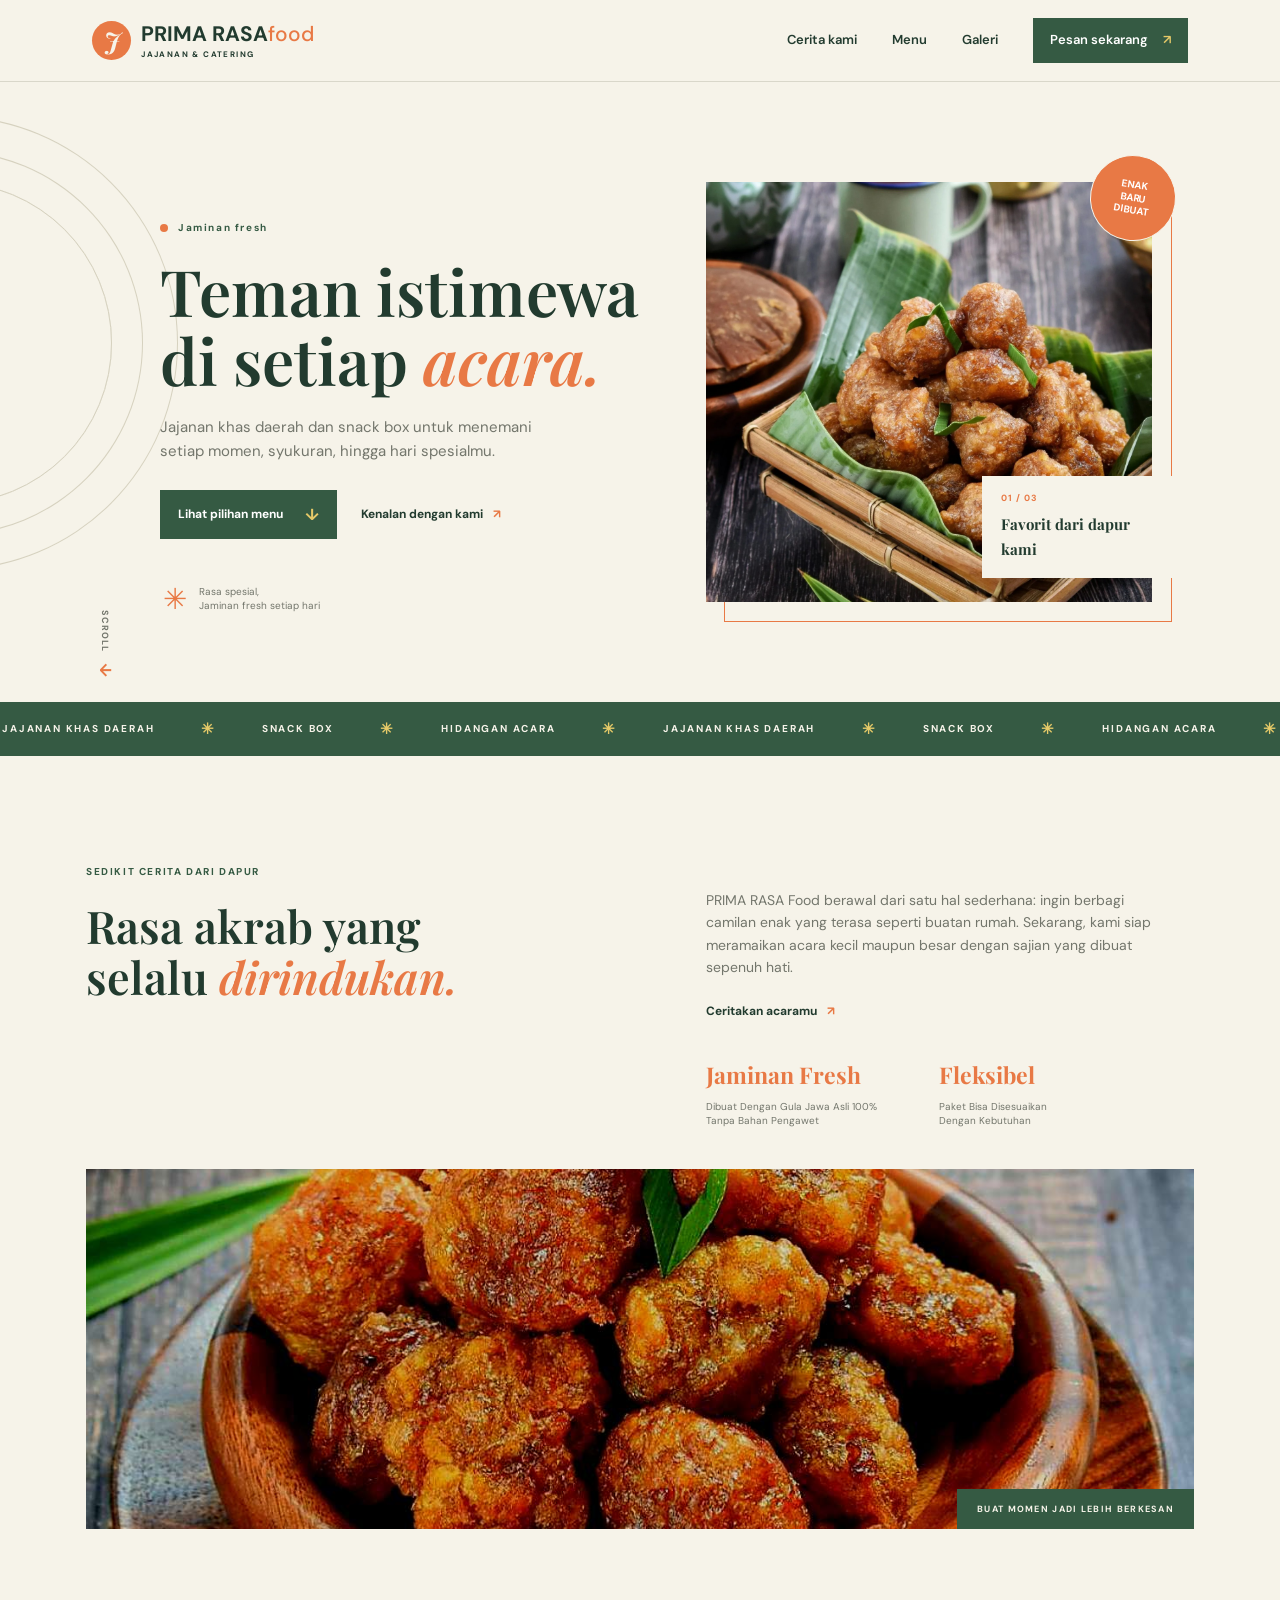
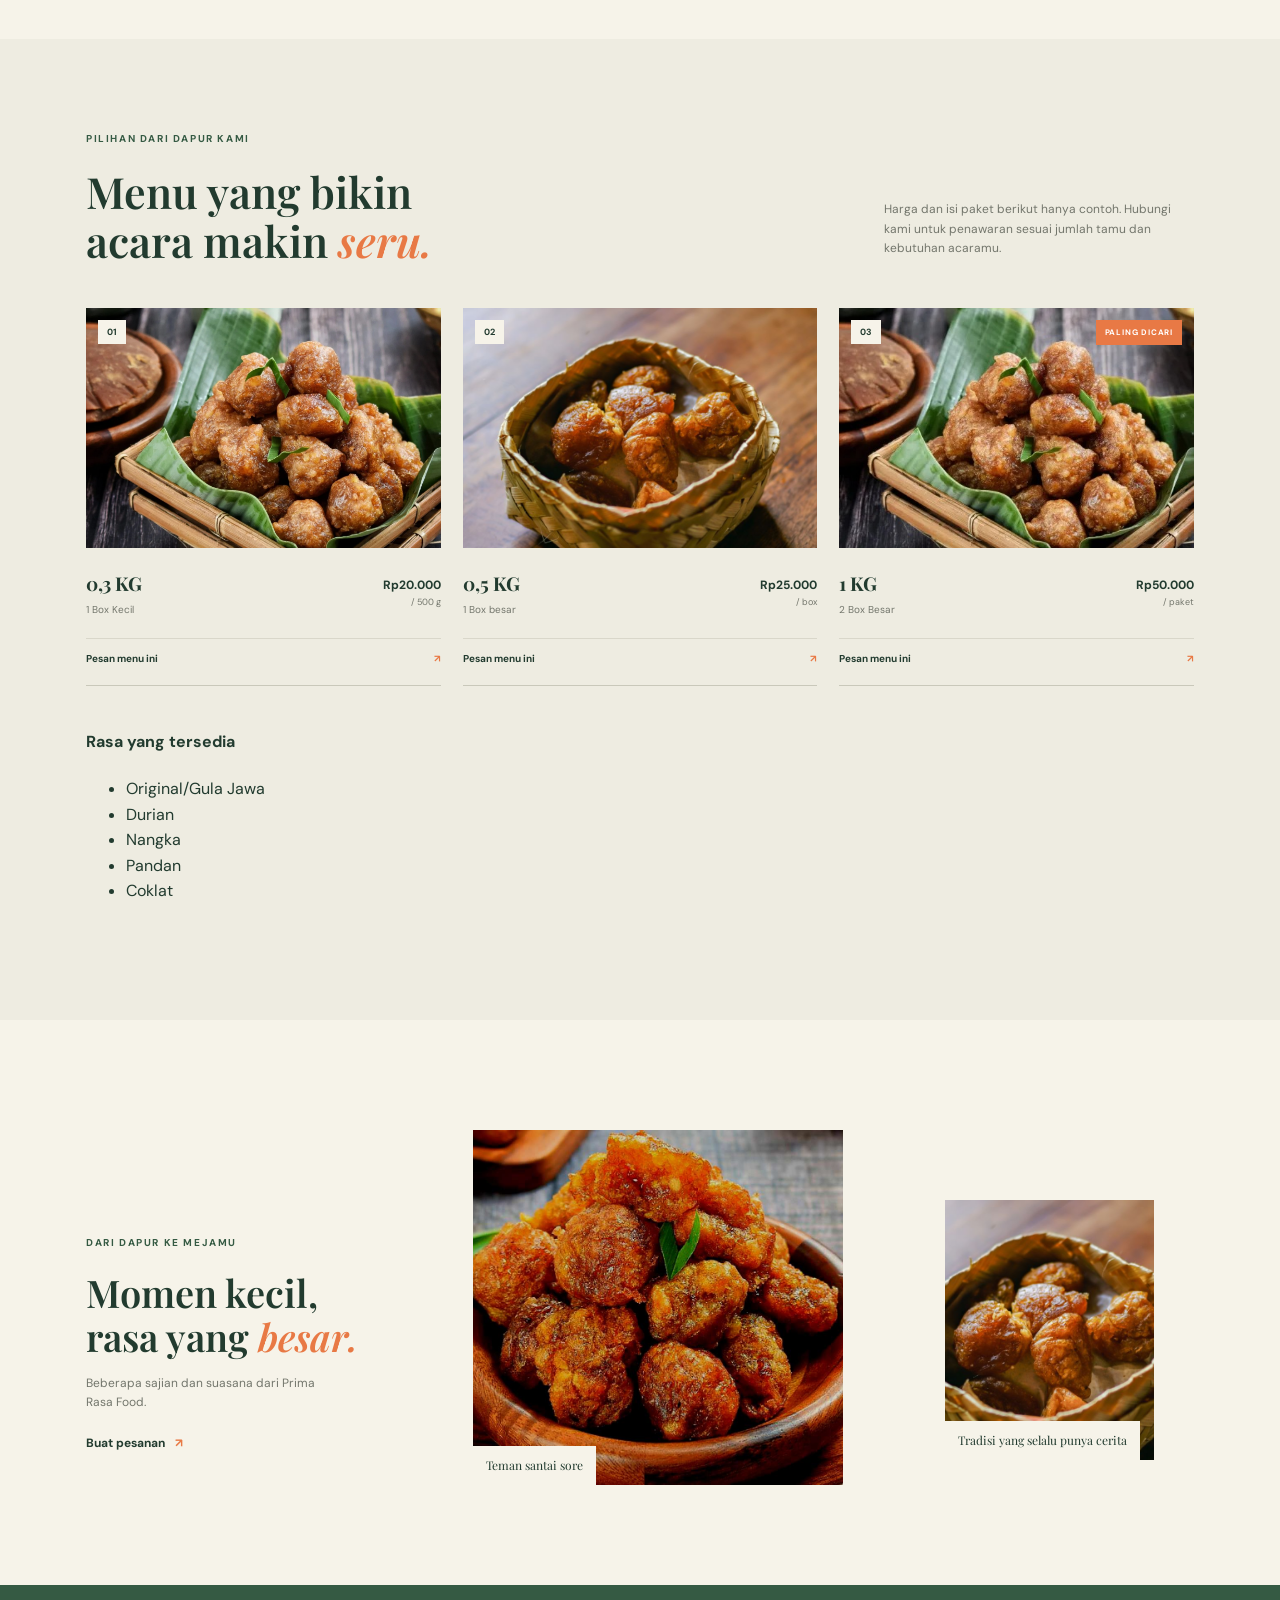
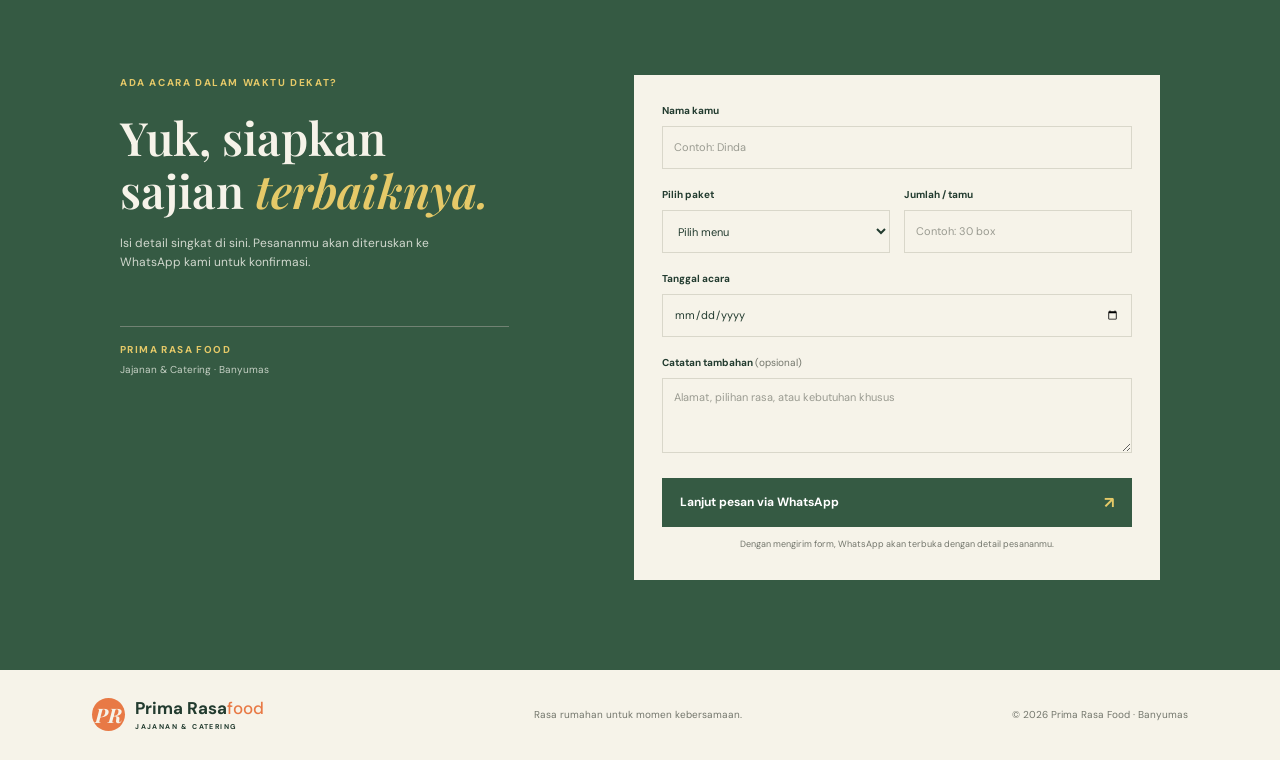
<file: index.html>
<!DOCTYPE html>
<html lang="id">
<head>
  <meta charset="UTF-8">
  <meta name="viewport" content="width=device-width, initial-scale=1.0">
  <meta name="theme-color" content="#f6f3e9">
  <meta name="description" content="PRIMA RASA menyediakan jajanan khas daerah, snack box, dan cocok untuk hidangan setiap momen.">
  <title>PRIMA RASA — Sajian yang Bikin Kumpul Makin Hangat</title>
  <link rel="preconnect" href="https://fonts.googleapis.com">
  <link rel="preconnect" href="https://fonts.gstatic.com" crossorigin>
  <link href="https://fonts.googleapis.com/css2?family=DM+Sans:wght@400;500;600;700&family=Playfair+Display:wght@600;700&display=swap" rel="stylesheet">
  <link rel="stylesheet" href="css/style.css">
</head>
<body>
  <header class="site-header">
    <a class="brand" href="#beranda" aria-label="PRIMA RASA, beranda">
      <span class="brand-mark">J</span>
      <span>PRIMA RASA<span class="brand-light">food</span><small>JAJANAN &amp; CATERING</small></span>
    </a>
    <nav aria-label="Navigasi utama">
      <a href="#cerita">Cerita kami</a>
      <a href="#menu">Menu</a>
      <a href="#galeri">Galeri</a>
      <a class="nav-order" href="#pesan">Pesan sekarang <span aria-hidden="true">↗</span></a>
    </nav>
  </header>

  <main>
    <section class="hero" id="beranda">
      <div class="hero-copy">
        <p class="eyebrow"><span></span> Jaminan fresh</p>
        <h1>Teman istimewa<br>di setiap <em>acara.</em></h1>
        <p class="hero-intro">Jajanan khas daerah dan snack box untuk menemani setiap momen, syukuran, hingga hari spesialmu.</p>
        <div class="hero-actions">
          <a class="button button-dark" href="#menu">Lihat pilihan menu <span aria-hidden="true">↓</span></a>
          <a class="text-link" href="#cerita">Kenalan dengan kami <span aria-hidden="true">↗</span></a>
        </div>
        <div class="hero-note"><span class="note-star">✳</span><span>Rasa spesial,<br>Jaminan fresh setiap hari</span></div>
      </div>
      <div class="hero-visual">
        <img src="img/WhatsApp Image 2026-11-12 at 15.38.23 (1).jpeg" alt="Getuk goreng hangat tersaji di atas alas daun pisang">
        <div class="photo-tag"><span>01 / 03</span><strong>Favorit dari dapur kami</strong></div>
        <span class="hero-stamp" aria-hidden="true">ENAK<br>BARU<br>DIBUAT</span>
      </div>
      <a class="scroll-cue" href="#cerita" aria-label="Gulir ke bagian cerita">SCROLL <span>↓</span></a>
    </section>

    <div class="ticker" aria-label="Layanan PRIMA RASA">
      <div class="ticker-track"><span>JAJANAN KHAS DAERAH</span><b>✳</b><span>SNACK BOX</span><b>✳</b><span>HIDANGAN ACARA</span><b>✳</b><span>JAJANAN KHAS DAERAH</span><b>✳</b><span>SNACK BOX</span><b>✳</b><span>HIDANGAN ACARA</span><b>✳</b></div>
    </div>

    <section class="story section-wrap" id="cerita">
      <div class="story-heading">
        <p class="eyebrow">SEDIKIT CERITA DARI DAPUR</p>
        <h2>Rasa akrab yang<br>selalu <em>dirindukan.</em></h2>
      </div>
      <div class="story-body">
        <p>PRIMA RASA Food berawal dari satu hal sederhana: ingin berbagi camilan enak yang terasa seperti buatan rumah. Sekarang, kami siap meramaikan acara kecil maupun besar dengan sajian yang dibuat sepenuh hati.</p>
        <a class="text-link" href="#pesan">Ceritakan acaramu <span aria-hidden="true">↗</span></a>
        <div class="story-stats">
          <div><strong>Jaminan Fresh</strong><span>Dibuat Dengan Gula Jawa Asli 100%<br>Tanpa Bahan Pengawet</span></div>
          <div><strong>Fleksibel</strong><span>Paket Bisa Disesuaikan<br>Dengan Kebutuhan</span></div>
        </div>
      </div>
      <div class="story-image"><img src="img/21f2411871cc16ea65d41cc9f6f10379.jpg" alt="Aneka getuk goreng siap disajikan"><span>BUAT MOMEN JADI LEBIH BERKESAN</span></div>
    </section>

    <section class="menu-section" id="menu">
      <div class="section-wrap">
        <div class="section-heading">
          <div><p class="eyebrow">PILIHAN DARI DAPUR KAMI</p><h2>Menu yang bikin<br>acara makin <em>seru.</em></h2></div>
          <p>Harga dan isi paket berikut hanya contoh. Hubungi kami untuk penawaran sesuai jumlah tamu dan kebutuhan acaramu.</p>
        </div>
        <div class="menu-grid">
          <article class="menu-card">
            <div class="menu-image"><img src="img/WhatsApp Image 2026-11-12 at 15.38.23 (1).jpeg" alt="Getuk goreng original buatan Jhonn Food"><span class="menu-number">01</span></div>
            <div class="menu-info"><div><h3>0,3 KG</h3><p>1 Box Kecil</p></div><strong>Rp20.000 <small>/ 500 g</small></strong></div>
            <a href="#pesan" class="menu-link" data-menu="Getuk Goreng">Pesan menu ini <span aria-hidden="true">↗</span></a>
          </article>
          <article class="menu-card">
            <div class="menu-image"><img src="img/WhatsApp Image 2026-11-12 at 15.38.23 (3).jpeg" alt="Getuk goreng dalam kemasan sajian"><span class="menu-number">02</span></div>
            <div class="menu-info"><div><h3>0,5 KG</h3><p>1 Box besar</p></div><strong>Rp25.000 <small>/ box</small></strong></div>
            <a href="#pesan" class="menu-link" data-menu="Snack Box Acara">Pesan menu ini <span aria-hidden="true">↗</span></a>
          </article>
          <article class="menu-card menu-featured">
            <div class="menu-image"><img src="img/WhatsApp Image 2026-11-12 at 15.38.23 (2).jpeg" alt="Paket jajanan tradisional untuk acara"><span class="menu-number">03</span><span class="popular-tag">PALING DICARI</span></div>
            <div class="menu-info"><div><h3>1 KG</h3><p>2 Box Besar</p></div><strong>Rp50.000 <small>/ paket</small></strong></div>
            <a href="#pesan" class="menu-link" data-menu="Paket Rame-Rame">Pesan menu ini <span aria-hidden="true">↗</span></a>
          </article>
          <div class="flavor-list">
            <h4>Rasa yang tersedia</h4>
            <ul>
              <li>Original/Gula Jawa</li>
              <li>Durian</li>
              <li>Nangka</li>
              <li>Pandan</li>
              <li>Coklat</li>
           </ul>
</div>
        </div>
      </div>
    </section>

    <section class="gallery section-wrap" id="galeri">
      <div class="gallery-title"><p class="eyebrow">DARI DAPUR KE MEJAMU</p><h2>Momen kecil,<br>rasa yang <em>besar.</em></h2><p>Beberapa sajian dan suasana dari Prima Rasa Food.</p><a class="text-link" href="#pesan">Buat pesanan <span aria-hidden="true">↗</span></a></div>
      <figure class="gallery-photo gallery-main"><img src="img/21f2411871cc16ea65d41cc9f6f10379.jpg" alt="Sajian getuk goreng dengan teh hangat"><figcaption>Teman santai sore</figcaption></figure>
      <figure class="gallery-photo gallery-side"><img src="img/WhatsApp Image 2026-11-12 at 15.38.23 (3).jpeg" alt="Camilan tradisional dalam besek"><figcaption>Tradisi yang selalu punya cerita</figcaption></figure>
    </section>

    <section class="order-section" id="pesan">
      <div class="order-copy"><p class="eyebrow">ADA ACARA DALAM WAKTU DEKAT?</p><h2>Yuk, siapkan<br>sajian <em>terbaiknya.</em></h2><p>Isi detail singkat di sini. Pesananmu akan diteruskan ke WhatsApp kami untuk konfirmasi.</p><div class="order-contact"><span>PRIMA RASA FOOD</span><span>Jajanan &amp; Catering · Banyumas</span></div></div>
      <form class="order-form" id="order-form">
        <label for="customer-name">Nama kamu</label>
        <input id="customer-name" name="nama" type="text" placeholder="Contoh: Dinda" required>
        <div class="form-row">
          <div><label for="package">Pilih paket</label><select id="package" name="paket" required><option value="" disabled selected>Pilih menu</option><option>Getuk Goreng</option><option>Snack Box Acara</option><option>Paket Rame-Rame</option><option>Paket custom / lainnya</option></select></div>
          <div><label for="quantity">Jumlah / tamu</label><input id="quantity" name="jumlah" type="text" placeholder="Contoh: 30 box" required></div>
        </div>
        <label for="event-date">Tanggal acara</label>
        <input id="event-date" name="tanggal" type="date">
        <label for="order-notes">Catatan tambahan <span>(opsional)</span></label>
        <textarea id="order-notes" name="catatan" rows="3" placeholder="Alamat, pilihan rasa, atau kebutuhan khusus"></textarea>
        <button class="button button-dark submit-button" type="submit">Lanjut pesan via WhatsApp <span aria-hidden="true">↗</span></button>
        <p class="form-note">Dengan mengirim form, WhatsApp akan terbuka dengan detail pesananmu.</p>
      </form>
    </section>
  </main>

  <footer class="site-footer">
    <a class="brand footer-brand" href="#beranda"><span class="brand-mark">PR</span><span>Prima Rasa<span class="brand-light">food</span><small>JAJANAN &amp; CATERING</small></span></a>
    <p>Rasa rumahan untuk momen kebersamaan.</p>
    <span>© 2026 Prima Rasa Food · Banyumas</span>
  </footer>

  <script>
    const orderForm = document.querySelector("#order-form");
    const packageSelect = document.querySelector("#package");

    document.querySelectorAll("[data-menu]").forEach((link) => {
      link.addEventListener("click", () => {
        packageSelect.value = link.dataset.menu;
      });
    });

    orderForm.addEventListener("submit", (event) => {
      event.preventDefault();
      const formData = new FormData(orderForm);
      const message = [
        "Halo Prima Rasa Food, saya mau tanya/pesan:",
        `Nama: ${formData.get("nama")}`,
        `Paket: ${formData.get("paket")}`,
        `Jumlah: ${formData.get("jumlah")}`,
        formData.get("tanggal") ? `Tanggal acara: ${formData.get("tanggal")}` : "",
        formData.get("catatan") ? `Catatan: ${formData.get("catatan")}` : ""
      ].filter(Boolean).join("\n");
      window.open(`https://wa.me/6285168859326?text=${encodeURIComponent(message)}`, "_blank", "noopener,noreferrer");
    });
  </script>
</body>
</html>
</file>
<file: css/style.css>
:root {
    --paper: #f6f3e9;
    --ink: #223b2f;
    --green: #355a43;
    --orange: #e87945;
    --yellow: #e5c968;
    --muted: #73766c;
    --line: #d9d7ca;
    --serif: "Playfair Display", Georgia, serif;
    --sans: "DM Sans", sans-serif;
}

* { box-sizing: border-box; }
html { scroll-behavior: smooth; }
body { margin: 0; color: var(--ink); background: var(--paper); font-family: var(--sans); line-height: 1.6; }
img { display: block; width: 100%; height: 100%; object-fit: cover; }
a { color: inherit; text-decoration: none; }
button, input, select, textarea { font: inherit; }

.site-header { height: 82px; padding: 0 7.2%; display: flex; justify-content: space-between; align-items: center; border-bottom: 1px solid var(--line); }
.brand { display: inline-flex; align-items: center; gap: 10px; font-size: 21px; font-weight: 700; line-height: 1.05; letter-spacing: 0; }
.brand-mark { width: 39px; height: 39px; display: grid; place-items: center; border-radius: 50%; color: var(--paper); background: var(--orange); font-family: var(--serif); font-size: 24px; font-style: italic; }
.brand-light { color: var(--orange); font-weight: 500; }
.brand small { display: block; margin-top: 5px; font-size: 8px; font-weight: 700; letter-spacing: 1.4px; }
.site-header nav { display: flex; align-items: center; gap: 35px; font-size: 13px; font-weight: 600; }
.site-header nav > a:not(.nav-order):hover, .text-link:hover, .menu-link:hover { color: var(--orange); }
.nav-order { padding: 12px 17px; color: white; background: var(--green); }
.nav-order span { margin-left: 12px; color: var(--yellow); }

.hero { position: relative; min-height: 620px; padding: 70px 10% 75px 12.5%; display: grid; grid-template-columns: 1fr 0.9fr; align-items: center; gap: 5%; overflow: hidden; }
.hero::before { content: ""; position: absolute; width: 320px; height: 320px; left: -210px; top: 100px; border: 1px solid #c9c4ae; border-radius: 50%; box-shadow: 0 0 0 30px var(--paper), 0 0 0 31px #c9c4ae, 0 0 0 65px var(--paper), 0 0 0 66px #c9c4ae; opacity: .7; }
.hero-copy { position: relative; z-index: 1; padding-bottom: 20px; }
.eyebrow { margin: 0 0 20px; color: var(--green); font-size: 10px; font-weight: 700; letter-spacing: 1.6px; }
.hero .eyebrow { display: flex; align-items: center; gap: 10px; }
.hero .eyebrow span { width: 8px; height: 8px; border-radius: 50%; background: var(--orange); }
h1, h2, h3, p, figure { margin-top: 0; }
h1, h2 { font-family: var(--serif); font-weight: 600; letter-spacing: 0; }
h1 { margin-bottom: 21px; font-size: clamp(48px, 5vw, 70px); line-height: 1.08; }
h1 em, h2 em { color: var(--orange); font-weight: 600; }
.hero-intro { max-width: 400px; margin-bottom: 27px; color: var(--muted); font-size: 15px; }
.hero-actions { display: flex; align-items: center; gap: 24px; }
.button { min-height: 49px; padding: 0 18px; display: inline-flex; align-items: center; justify-content: space-between; gap: 22px; border: 0; cursor: pointer; font-size: 12px; font-weight: 700; }
.button-dark { color: white; background: var(--green); }
.button-dark:hover { background: #294733; }
.button span { color: var(--yellow); font-size: 16px; }
.text-link { font-size: 12px; font-weight: 700; }
.text-link span { margin-left: 7px; color: var(--orange); }
.hero-note { position: absolute; bottom: -60px; left: 3px; display: flex; align-items: center; gap: 12px; color: var(--muted); font-size: 10px; line-height: 1.4; }
.note-star { color: var(--orange); font-size: 29px; }
.hero-visual { position: relative; height: 420px; margin: 5px 0 0; }
.hero-visual::before { content: ""; position: absolute; z-index: 0; top: 18px; left: 18px; width: 100%; height: 100%; border: 1px solid var(--orange); }
.hero-visual > img { position: relative; z-index: 1; }
.photo-tag { position: absolute; z-index: 2; right: -25px; bottom: 24px; width: 195px; padding: 15px 19px; background: var(--paper); }
.photo-tag span { display: block; margin-bottom: 6px; color: var(--orange); font-size: 9px; font-weight: 700; letter-spacing: 1px; }
.photo-tag strong { font-family: var(--serif); font-size: 15px; }
.hero-stamp { position: absolute; z-index: 2; top: -27px; right: -24px; width: 86px; height: 86px; display: grid; place-content: center; border: 1px solid var(--paper); border-radius: 50%; color: white; background: var(--orange); font-size: 10px; font-weight: 700; line-height: 1.25; text-align: center; transform: rotate(9deg); }
.scroll-cue { position: absolute; bottom: 24px; left: 7.2%; color: var(--muted); font-size: 9px; font-weight: 700; letter-spacing: 1px; writing-mode: vertical-rl; }
.scroll-cue span { margin-top: 8px; color: var(--orange); font-size: 16px; }

.ticker { overflow: hidden; padding: 15px 0; color: var(--paper); background: var(--green); }
.ticker-track { min-width: max-content; display: flex; align-items: center; justify-content: space-around; gap: 42px; font-size: 10px; font-weight: 700; letter-spacing: 1.8px; }
.ticker b { color: var(--yellow); font-size: 15px; }
.section-wrap { max-width: 1180px; margin: auto; padding-right: 36px; padding-left: 36px; }
.story { padding-top: 108px; display: grid; grid-template-columns: 1fr 1fr; column-gap: 12%; row-gap: 40px; }
.story h2, .section-heading h2, .gallery h2, .order-copy h2 { margin-bottom: 0; font-size: 45px; line-height: 1.14; }
.story-body { padding-top: 25px; }
.story-body > p { max-width: 470px; margin-bottom: 18px; color: var(--muted); font-size: 14px; }
.story-stats { display: flex; gap: 62px; margin-top: 35px; }
.story-stats div { display: grid; gap: 6px; }
.story-stats strong { color: var(--orange); font-family: var(--serif); font-size: 23px; }
.story-stats span { color: var(--muted); font-size: 10px; line-height: 1.45; }
.story-image { position: relative; grid-column: 1 / -1; height: 360px; overflow: hidden; }
.story-image img { object-position: center 54%; }
.story-image span { position: absolute; right: 0; bottom: 0; padding: 13px 20px; color: var(--paper); background: var(--green); font-size: 9px; font-weight: 700; letter-spacing: 1.3px; }

.menu-section { margin-top: 110px; padding: 92px 0 100px; background: #eeece1; }
.section-heading { display: flex; align-items: end; justify-content: space-between; gap: 30px; margin-bottom: 43px; }
.section-heading h2 { font-size: 43px; }
.section-heading > p { max-width: 310px; margin-bottom: 7px; color: var(--muted); font-size: 12px; }
.menu-grid { display: grid; grid-template-columns: repeat(3, 1fr); gap: 22px; }
.menu-card { min-width: 0; padding-bottom: 18px; border-bottom: 1px solid #c9c8ba; }
.menu-image { position: relative; height: 240px; overflow: hidden; background: #ddd8c9; }
.menu-image img { transition: transform .45s ease; }
.menu-card:hover .menu-image img { transform: scale(1.04); }
.menu-number { position: absolute; top: 12px; left: 12px; padding: 5px 9px; color: var(--ink); background: var(--paper); font-size: 9px; font-weight: 700; }
.popular-tag { position: absolute; top: 12px; right: 12px; padding: 6px 9px; color: white; background: var(--orange); font-size: 8px; font-weight: 700; letter-spacing: .8px; }
.menu-info { min-height: 90px; display: flex; align-items: center; justify-content: space-between; gap: 12px; }
.menu-info h3 { margin-bottom: 4px; font-family: var(--serif); font-size: 19px; }
.menu-info p { margin: 0; color: var(--muted); font-size: 10px; }
.menu-info > strong { flex-shrink: 0; font-size: 12px; }
.menu-info small { display: block; color: var(--muted); font-size: 9px; font-weight: 400; text-align: right; }
.menu-link { display: flex; justify-content: space-between; padding-top: 12px; border-top: 1px solid var(--line); font-size: 10px; font-weight: 700; }
.menu-link span { color: var(--orange); }

.gallery { padding-top: 110px; padding-bottom: 100px; display: grid; grid-template-columns: .9fr 1.25fr .8fr; align-items: end; gap: 22px; }
.gallery-title { padding-bottom: 30px; }
.gallery-title h2 { margin-bottom: 16px; font-size: 38px; }
.gallery-title > p:not(.eyebrow) { max-width: 230px; color: var(--muted); font-size: 12px; }
.gallery-title .text-link { display: inline-block; margin-top: 10px; }
.gallery-photo { position: relative; margin-bottom: 0; }
.gallery-photo img { height: 100%; }
.gallery-main { height: 355px; }
.gallery-side { height: 260px; margin-bottom: 25px; }
.gallery-photo figcaption { position: absolute; bottom: 0; left: 0; padding: 10px 13px; color: var(--ink); background: var(--paper); font-family: var(--serif); font-size: 12px; }

.order-section { padding: 90px max(8%, calc((100% - 1040px) / 2)); display: grid; grid-template-columns: .85fr 1.15fr; gap: 12%; color: var(--paper); background: var(--green); }
.order-copy .eyebrow { color: var(--yellow); }
.order-copy h2 { margin: 0 0 18px; font-size: 46px; }
.order-copy h2 em { color: var(--yellow); }
.order-copy > p:not(.eyebrow) { max-width: 330px; color: #d1d8ce; font-size: 12px; }
.order-contact { display: grid; gap: 4px; margin-top: 54px; padding-top: 15px; border-top: 1px solid #718273; font-size: 10px; }
.order-contact span:first-child { color: var(--yellow); font-weight: 700; letter-spacing: 1.4px; }
.order-contact span:last-child { color: #c5d0c4; }
.order-form { padding: 28px; color: var(--ink); background: var(--paper); }
.order-form label { display: block; margin-bottom: 7px; font-size: 10px; font-weight: 700; }
.order-form label span { color: var(--muted); font-weight: 400; }
.order-form input, .order-form select, .order-form textarea { width: 100%; min-height: 43px; margin-bottom: 18px; padding: 10px 11px; border: 1px solid var(--line); border-radius: 0; outline-color: var(--orange); color: var(--ink); background: transparent; font-size: 11px; }
.order-form textarea { resize: vertical; }
.order-form input::placeholder, .order-form textarea::placeholder { color: #9a9b91; }
.form-row { display: grid; grid-template-columns: 1fr 1fr; gap: 14px; }
.form-row > div { min-width: 0; }
.submit-button { width: 100%; }
.form-note { margin: 10px 0 0; color: var(--muted); font-size: 9px; text-align: center; }
.site-footer { min-height: 90px; padding: 20px 7.2%; display: flex; align-items: center; justify-content: space-between; gap: 20px; }
.footer-brand { font-size: 17px; }
.footer-brand .brand-mark { width: 33px; height: 33px; font-size: 20px; }
.footer-brand small { font-size: 7px; }
.site-footer > p, .site-footer > span { margin: 0; color: var(--muted); font-size: 10px; }

@media (max-width: 900px) {
    .site-header { padding: 0 5%; }
    .site-header nav { gap: 19px; }
    .hero { min-height: 540px; padding-right: 8%; padding-left: 10%; gap: 4%; }
    .hero-visual { height: 355px; }
    .hero-note { bottom: -54px; }
    .story, .gallery { padding-right: 6%; padding-left: 6%; }
    .menu-image { height: 200px; }
    .menu-info { align-items: flex-start; flex-direction: column; justify-content: center; gap: 5px; }
    .menu-info small { display: inline; }
    .order-section { padding-right: 6%; padding-left: 6%; gap: 7%; }
}

@media (max-width: 650px) {
    .site-header { height: auto; min-height: 72px; flex-wrap: wrap; padding: 13px 5%; gap: 12px; }
    .brand { font-size: 18px; }
    .brand-mark { width: 35px; height: 35px; }
    .site-header nav { width: 100%; justify-content: space-between; gap: 8px; padding-top: 10px; border-top: 1px solid var(--line); font-size: 10px; }
    .nav-order { padding: 8px 10px; }
    .nav-order span { margin-left: 3px; }
    .hero { min-height: auto; padding: 57px 7% 75px; grid-template-columns: 1fr; gap: 44px; }
    .hero::before { top: 24px; left: -230px; }
    .hero-copy { padding: 0; }
    .hero .eyebrow { font-size: 8px; }
    h1 { font-size: 52px; }
    .hero-intro { max-width: 340px; font-size: 13px; }
    .hero-actions { align-items: flex-start; flex-direction: column; gap: 16px; }
    .hero-note { right: 0; bottom: -62px; left: auto; }
    .hero-visual { height: min(390px, 95vw); margin-right: 10px; }
    .photo-tag { right: -10px; bottom: 12px; width: 165px; padding: 12px; }
    .hero-stamp { top: -22px; right: -16px; width: 72px; height: 72px; font-size: 8px; }
    .scroll-cue { display: none; }
    .ticker-track { gap: 23px; font-size: 8px; }
    .section-wrap { padding-right: 7%; padding-left: 7%; }
    .story { padding-top: 75px; grid-template-columns: 1fr; row-gap: 15px; }
    .story h2, .section-heading h2, .gallery h2, .order-copy h2 { font-size: 38px; }
    .story-body { padding-top: 5px; }
    .story-stats { gap: 35px; margin-top: 25px; }
    .story-image { height: 250px; margin-top: 20px; }
    .menu-section { margin-top: 75px; padding: 70px 0; }
    .section-heading { align-items: flex-start; flex-direction: column; gap: 15px; margin-bottom: 30px; }
    .section-heading > p { margin: 0; }
    .menu-grid { grid-template-columns: 1fr; gap: 28px; }
    .menu-image { height: min(310px, 75vw); }
    .menu-info { min-height: 78px; align-items: center; flex-direction: row; }
    .gallery { padding-top: 75px; padding-bottom: 75px; grid-template-columns: 1fr 1fr; gap: 14px; }
    .gallery-title { grid-column: 1 / -1; padding-bottom: 10px; }
    .gallery-main { height: 290px; }
    .gallery-side { height: 220px; margin-bottom: 0; }
    .gallery-photo figcaption { padding: 8px; font-size: 10px; }
    .order-section { padding: 70px 7%; grid-template-columns: 1fr; gap: 30px; }
    .order-contact { margin-top: 25px; }
    .order-form { padding: 20px 16px; }
    .form-row { gap: 9px; }
    .site-footer { padding: 20px 7%; flex-wrap: wrap; }
    .site-footer > p { order: 1; width: 100%; }
    .site-footer > span { max-width: 130px; text-align: right; }
}

@media (prefers-reduced-motion: reduce) {
    html { scroll-behavior: auto; }
    *, *::before, *::after { transition-duration: .01ms !important; }
}
</file>
